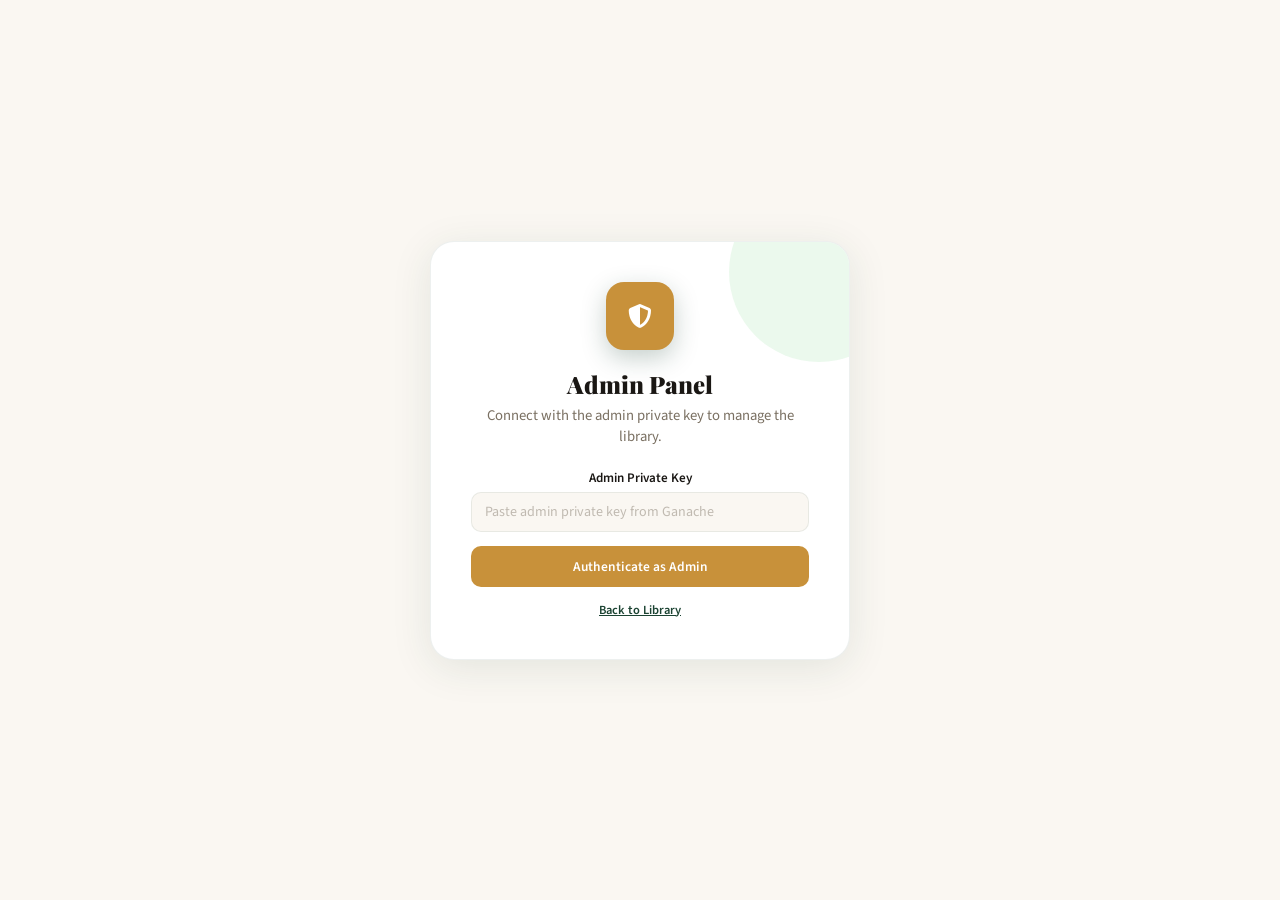
<file: frontend/admin.html>
<!DOCTYPE html>
<html lang="en">
<head>
  <meta charset="UTF-8">
  <meta name="viewport" content="width=device-width, initial-scale=1.0">
  <title>Admin Panel — Campus Library DApp</title>
  <link href="https://fonts.googleapis.com/css2?family=Playfair+Display:wght@400;600;700;800;900&family=Source+Sans+3:wght@300;400;500;600;700&display=swap" rel="stylesheet">
  <link rel="stylesheet" href="https://cdnjs.cloudflare.com/ajax/libs/font-awesome/6.5.0/css/all.min.css">
  <link rel="stylesheet" href="css/style.css">
  <style>
    .batch-row { display: flex; gap: 10px; margin-bottom: 10px; padding-bottom: 10px; border-bottom: 1px solid var(--border); }
    .batch-row:last-child { border-bottom: none; margin-bottom: 0; padding-bottom: 0; }
    .batch-row .fg { flex: 1; margin-bottom: 0; }
    .batch-count-ctl { display: flex; align-items: center; gap: 15px; margin-bottom: 20px; padding: 15px; background: var(--bg-card); border-radius: 8px; border: 1px solid var(--border); }

    /* Confirmation Modal Styling */
    .confirm-overlay { position: fixed; inset: 0; z-index: 1000; background: rgba(0,0,0,0.5); display: none; align-items: center; justify-content: center; padding: 20px; backdrop-filter: blur(5px); }
    .confirm-card { background: var(--card2); border-radius: 16px; padding: 30px; max-width: 400px; width: 100%; box-shadow: var(--shadow2); text-align: center; }
    .confirm-icon { font-size: 3rem; color: var(--danger); margin-bottom: 15px; }

    /* Custom File Input Styling */
    .file-input-wrapper { position: relative; width: 100%; }
    .file-input-wrapper input[type="file"] { position: absolute; inset: 0; opacity: 0; cursor: pointer; width: 100%; height: 100%; z-index: 2; }
    .file-input-display { display: flex; align-items: center; gap: 10px; width: 100%; padding: 9px 13px; border: 1.5px dashed var(--border); border-radius: 10px; background: var(--bg); color: var(--fg2); font-size: .88rem; transition: border-color .2s; overflow: hidden; }
    .file-input-wrapper:hover .file-input-display { border-color: var(--accent); }
    .file-input-display i { color: var(--pri); flex-shrink: 0; }
    /* This class prevents long filenames from breaking layout */
    .file-name-text { white-space: nowrap; overflow: hidden; text-overflow: ellipsis; flex: 1; min-width: 0; }
  </style>
</head>
<body>

  <!-- Login Overlay -->
  <div class="login-overlay" id="loginOverlay">
    <div class="login-card">
      <div class="login-icon" style="background:var(--accent)"><i class="fas fa-shield-halved"></i></div>
      <h2 style="font-size:1.5rem;font-weight:900;margin-bottom:5px">Admin Panel</h2>
      <p style="color:var(--fg2);font-size:.92rem;margin-bottom:22px">Connect with the admin private key to manage the library.</p>
      <form id="loginForm">
        <div class="fg">
          <label class="fl">Admin Private Key</label>
          <input class="fi" id="loginKey" type="password" placeholder="Paste admin private key from Ganache" required>
        </div>
        <div id="loginErr" style="color:var(--danger);font-size:.82rem;margin-bottom:8px;display:none"></div>
        <button type="submit" class="btn btn-a" style="width:100%;justify-content:center;padding:11px">Authenticate as Admin</button>
        <p style="margin-top:14px;font-size:.78rem;color:var(--fg2)"><a href="/" style="color:var(--pri);font-weight:600">Back to Library</a></p>
      </form>
    </div>
  </div>

  <!-- Ownership Transfer Confirmation Modal -->
  <div class="confirm-overlay" id="confirmOverlay">
    <div class="confirm-card">
      <div class="confirm-icon"><i class="fas fa-triangle-exclamation"></i></div>
      <h2 style="margin-bottom: 10px;">Are you sure?</h2>
      <p style="color:var(--fg2);font-size:.9rem;margin-bottom:20px;">You are about to transfer Admin Ownership to <br><strong id="confirmAddrDisplay" style="font-family:monospace; color:var(--fg); display:block; margin-top:5px; word-break:break-all;"></strong><br>This action is <strong>irreversible</strong>.</p>
      <div style="display:flex;gap:10px;justify-content:center;">
        <button class="btn btn-o" onclick="document.getElementById('confirmOverlay').style.display='none'">Cancel</button>
        <button class="btn btn-d" id="btnConfirmXfer">Yes, Transfer</button>
      </div>
    </div>
  </div>

  <!-- Manage Books Update/Delete Modal -->
  <div class="confirm-overlay" id="manageBookModal">
    <div class="confirm-card" style="max-width: 500px; text-align: left;">
      <h2 style="margin-bottom: 15px; font-size: 1.3rem;">Manage Book</h2>
      <input type="hidden" id="editBookId">
      <input type="hidden" id="editExistingImageHash">
      <input type="hidden" id="editExistingPdfHash">

      <div class="fg"><label class="fl">Title</label><input class="fi" id="editTitle" placeholder="Book title"></div>
      <div class="fg"><label class="fl">Author</label><input class="fi" id="editAuthor" placeholder="Author name"></div>
      <div class="fg"><label class="fl">Base Price (LBC)</label><input class="fi" id="editBasePrice" type="number" step="0.01" min="0" value="0"></div>

      <div class="grid2">
        <div class="fg">
          <label class="fl">Update Image (Optional)</label>
          <div class="file-input-wrapper">
            <input type="file" id="editImageFile" accept="image/*" onchange="updateFileName(this, 'editImgName', 'Choose New Image (Optional)')">
            <div class="file-input-display"><i class="fas fa-image"></i><span id="editImgName" class="file-name-text">Choose New Image (Optional)</span></div>
          </div>
        </div>
        <div class="fg">
          <label class="fl">Update PDF (Optional)</label>
          <div class="file-input-wrapper">
            <input type="file" id="editPdfFile" accept="application/pdf" onchange="updateFileName(this, 'editPdfName', 'Choose New PDF (Optional)')">
            <div class="file-input-display"><i class="fas fa-file-pdf"></i><span id="editPdfName" class="file-name-text">Choose New PDF (Optional)</span></div>
          </div>
        </div>
      </div>

      <div class="fg" style="margin-top: 10px;">
        <label class="fl">Update Durations & Prices</label>
        <div style="display:flex; gap:10px; align-items:end; margin-bottom:10px;">
          <div style="flex:1">
            <select class="fs" id="editDurSelect">
              <option value="86400">1 Day</option>
              <option value="604800">1 Week</option>
              <option value="2592000">1 Month</option>
            </select>
          </div>
          <div style="flex:1">
            <input class="fi" id="editDurPrice" type="number" step="0.01" min="0" placeholder="Price (LBC)">
          </div>
          <button class="btn btn-a btn-sm" type="button" onclick="addEditDuration()"><i class="fas fa-plus"></i></button>
        </div>
        <div class="chips" id="editDurList"></div>
      </div>

      <div style="display:flex;gap:10px;justify-content:flex-end; margin-top: 20px;">
        <button class="btn btn-o" onclick="document.getElementById('manageBookModal').style.display='none'">Cancel</button>
        <button class="btn btn-d" id="btnToggleStatus" onclick="toggleBookStatus()"><i class="fas fa-eye-slash"></i> Toggle Status</button>
        <button class="btn btn-p" id="btnUpdateBook" onclick="updateBookDetails()"><i class="fas fa-save"></i> Save Changes</button>
      </div>
    </div>
  </div>

  <!-- Sidebar -->
  <aside class="sidebar" id="sidebar">
    <div class="sb-head">
      <div class="sb-logo"><div class="sb-logo-icon"><i class="fas fa-shield-halved"></i></div><div><h1>Admin Panel</h1><p>Library Management</p></div></div>
    </div>
    <div class="sb-role is-admin" id="sbRole"><i class="fas fa-shield-halved"></i> Admin — Connected</div>
    <nav class="sb-nav">
      <div class="sb-sec admin-only">Admin View</div>
      <button class="ni act admin-only" data-p="a-dash"><i class="fas fa-chart-pie"></i>Dashboard Panel</button>

      <div class="sb-sec admin-only">Management</div>
      <button class="ni admin-only" data-p="a-add"><i class="fas fa-plus-circle"></i>Add Book</button>
      <button class="ni admin-only" data-p="a-batch"><i class="fas fa-layer-group"></i>Batch Add</button>
      <button class="ni admin-only" data-p="a-manage"><i class="fas fa-book"></i>Manage Books</button>
      <button class="ni admin-only" data-p="a-ctrl"><i class="fas fa-sliders"></i>Controls</button>

      <div class="sb-sec admin-only">System</div>
      <button class="ni admin-only" data-p="a-xfer"><i class="fas fa-right-left"></i>Ownership</button>
      <button class="ni admin-only" data-p="a-sec"><i class="fas fa-shield-halved"></i>Security Test</button>

      <div class="sb-sec">Browse</div>
      <a class="ni" href="#" onclick="navigateToLibraryAsAdmin(); return false;"><i class="fas fa-book-open"></i>Library Home</a>
    </nav>
    <div class="sb-foot" style="border-top: 1px solid rgba(255,255,255,.08); padding-top: 10px;">
      <button class="ni" id="btnLogout" style="color: #ff8a80;"><i class="fas fa-sign-out-alt"></i> Logout</button>
    </div>
  </aside>

  <!-- Main -->
  <div class="main" id="mainArea">
    <div class="topbar">
      <div class="tb-left"><button class="hamburger" id="ham" aria-label="Menu"><i class="fas fa-bars"></i></button><h2 id="pgTitle">Dashboard</h2></div>
      <div class="tb-right">
        <div class="spill on" id="statusPill"><span class="dot"></span><span id="statusText">Running</span></div>
      </div>
    </div>
    <div class="content">

      <!-- DASHBOARD (Default Admin View) -->
      <div class="pg act" id="pg-a-dash">
        <div class="stat-row" id="dashStats"></div>
        <div class="grid2e">
          <div class="card">
            <div class="ct"><i class="fas fa-fire"></i> Most Borrowed Books</div>
            <div class="tw" id="topBk"></div>
          </div>
          <div class="card">
            <div class="ct"><i class="fas fa-users"></i> Top 3 Active Users</div>
            <div id="topUs"></div>
          </div>
        </div>
        <div class="card" style="margin-top:18px">
          <div class="ct"><i class="fas fa-link"></i> Blockchain Info</div>
          <p style="color:var(--fg2);font-size:.88rem">This dashboard reads all data directly from the Ganache blockchain via the Flask API. Stats include every transaction from block 0 to the latest block.</p>
        </div>
      </div>

      <!-- MANAGE BOOKS -->
      <div class="pg" id="pg-a-manage">
        <div class="sec-head">
          <h2>Manage Library Catalog</h2>
          <button class="btn btn-p btn-sm" onclick="nav('a-add')"><i class="fas fa-plus"></i> Add New</button>
        </div>
        <div class="book-grid" id="adminBookGrid"></div>
      </div>

      <!-- ADD BOOK -->
      <div class="pg" id="pg-a-add">
        <div class="card" style="max-width:520px">
          <div class="ct"><i class="fas fa-plus-circle"></i> Add a New Book</div>
          <div class="fg"><label class="fl">Title</label><input class="fi" id="aTitle" placeholder="Book title"></div>
          <div class="fg"><label class="fl">Author</label><input class="fi" id="aAuthor" placeholder="Author name"></div>
          <div class="fg"><label class="fl">Base Price (LBC)</label><input class="fi" id="aBasePrice" type="number" step="0.01" min="0" value="0" placeholder="e.g. 5.0"></div>

          <div class="grid2">
            <div class="fg">
              <label class="fl">Book Cover Image</label>
              <div class="file-input-wrapper">
                <input type="file" id="aImage" accept="image/*" onchange="updateFileName(this, 'imgName', 'Choose Image')">
                <div class="file-input-display"><i class="fas fa-image"></i><span id="imgName" class="file-name-text">Choose Image</span></div>
              </div>
            </div>
            <div class="fg">
              <label class="fl">Book File (PDF)</label>
              <div class="file-input-wrapper">
                <input type="file" id="aPdf" accept="application/pdf" onchange="updateFileName(this, 'pdfName', 'Choose PDF')">
                <div class="file-input-display"><i class="fas fa-file-pdf"></i><span id="pdfName" class="file-name-text">Choose PDF</span></div>
              </div>
            </div>
          </div>

          <div class="fg" style="margin-top: 10px; padding-top: 10px; border-top: 1px solid var(--border);">
            <label class="fl">Pricing Durations (Required)</label>
            <p style="color:var(--fg2);font-size:.75rem;margin-bottom:10px;">Set additional costs based on borrow duration.</p>
            <div style="display:flex; gap:10px; align-items:end; margin-bottom:10px;">
              <div style="flex:1">
                <select class="fs" id="durSelect">
                  <option value="86400">1 Day</option>
                  <option value="604800">1 Week</option>
                  <option value="2592000">1 Month</option>
                </select>
              </div>
              <div style="flex:1">
                <input class="fi" id="durPrice" type="number" step="0.01" min="0" placeholder="Price (LBC)">
              </div>
              <button class="btn btn-a btn-sm" type="button" onclick="addDuration()"><i class="fas fa-plus"></i></button>
            </div>
            <div class="chips" id="durList"></div>
          </div>

          <button class="btn btn-p" id="btnAddBook" style="margin-top: 15px; width: 100%; justify-content: center;"><i class="fas fa-check"></i> Publish Book</button>
        </div>
      </div>

      <!-- BATCH ADD -->
      <div class="pg" id="pg-a-batch">
        <div class="card">
          <div class="ct"><i class="fas fa-layer-group"></i> Batch Add Books</div>
          <p style="color:var(--fg2);font-size:.88rem;margin-bottom:14px">Select the number of books you want to add simultaneously.</p>

          <div class="batch-count-ctl">
              <div class="fg" style="margin-bottom:0">
                  <label class="fl">Number of Books</label>
                  <input class="fi" type="number" id="batchCount" min="1" max="20" value="2" style="width: 120px;">
              </div>
          </div>

          <div id="batchInputsContainer" style="margin-bottom: 20px;"></div>

          <button class="btn btn-p" id="btnBatch"><i class="fas fa-layer-group"></i> Execute Batch</button>
        </div>
      </div>

      <!-- CONTROLS -->
      <div class="pg" id="pg-a-ctrl">
        <div class="grid2">
          <div class="card"><div class="ct"><i class="fas fa-pause-circle"></i> Pause / Resume</div>
            <p style="color:var(--fg2);font-size:.88rem;margin-bottom:14px">Emergency stop — blocks all user borrowing and returning.</p>
            <div style="display:flex;gap:8px"><button class="btn btn-d btn-sm" id="btnPause"><i class="fas fa-pause"></i> Pause</button><button class="btn btn-p btn-sm" id="btnResume" disabled><i class="fas fa-play"></i> Resume</button></div>
          </div>
          <div class="card"><div class="ct"><i class="fas fa-coins"></i> Mint Library Coins</div>
            <div class="fg">
              <label class="fl">Select User</label>
              <select class="fs" id="mintSelect">
                  <option value="">Loading users...</option>
              </select>
            </div>
            <div style="text-align:center; font-weight:800; color:var(--fg2); margin:15px 0;">— OR —</div>
            <div class="fg">
              <label class="fl">Recipient Address (Manual)</label>
              <input class="fi" id="mintAddr" placeholder="0x...">
            </div>
            <div class="fg"><label class="fl">Amount (LBC)</label><input class="fi" id="mintAmt" type="number" min="1" value="100"></div>
            <button class="btn btn-a btn-sm" id="btnMint"><i class="fas fa-plus"></i> Mint Coins</button>
          </div>
          <div class="card">
            <div class="ct"><i class="fas fa-file-csv"></i> Export Balances (CSV)</div>
            <p style="color:var(--fg2);font-size:.88rem;margin-bottom:14px">Scan blockchain and export user balances.</p>
            <button class="btn btn-p btn-sm" id="btnExportCsv"><i class="fas fa-download"></i> Export Snapshot</button>
          </div>
        </div>
      </div>

      <!-- TRANSFER OWNERSHIP -->
      <div class="pg" id="pg-a-xfer">
        <div class="card" style="max-width:520px">
          <div class="ct"><i class="fas fa-right-left"></i> Transfer Admin Ownership</div>
          <div class="albar w" style="margin-bottom:16px"><i class="fas fa-triangle-exclamation"></i><span>This is <strong>irreversible</strong>. You will permanently lose admin privileges.</span></div>

          <div class="fg">
            <label class="fl">Select User from Network</label>
            <select class="fs" id="xferSelect">
                <option value="">Loading users...</option>
            </select>
          </div>

          <div style="text-align:center; font-weight:800; color:var(--fg2); margin:15px 0;">— OR —</div>

          <div class="fg">
            <label class="fl">New Admin Address (Manual)</label>
            <input class="fi" id="newAdm" placeholder="0x...">
          </div>

          <button class="btn btn-d" id="btnXfer" style="margin-top: 10px;"><i class="fas fa-right-left"></i> Transfer Ownership</button>
          <div id="xferRes" style="margin-top:18px"></div>
        </div>
      </div>

      <!-- SECURITY TEST -->
      <div class="pg" id="pg-a-sec">
        <div class="card" style="max-width:600px">
          <div class="ct"><i class="fas fa-shield-halved"></i> Automated Security Tests</div>
          <p style="color:var(--fg2);font-size:.88rem;margin-bottom:18px">Verify that non-admin accounts are correctly blocked from admin functions.</p>
          <button class="btn btn-p" id="btnSec"><i class="fas fa-play"></i> Run All Tests</button>
          <div id="secRes" style="margin-top:18px"></div>
        </div>
      </div>
    </div>
  </div>

  <div class="toast-w" id="toastW"></div>
  <script src="js/api.js"></script>
  <script src="js/ui.js"></script>
</body>
</html>
</file>
<file: frontend/css/style.css>
/* ═══════════════════════════════════════════════════════
   Campus Library DApp — Master Stylesheet
   ═══════════════════════════════════════════════════════ */
:root {
  --bg: #FAF7F2;
  --bg2: #F0EBE3;
  --fg: #1A1714;
  --fg2: #7A7062;
  --accent: #C8913A;
  --accent2: #A87728;
  --pri: #1B4332;
  --pri2: #2D6A4F;
  --pri3: #D8F3DC;
  --card: rgba(255, 255, 255, 0.88);
  --card2: #fff;
  --border: rgba(27, 67, 50, 0.08);
  --glass: rgba(250, 247, 242, 0.75);
  --shadow: 0 2px 16px rgba(27, 67, 50, 0.06);
  --shadow2: 0 8px 40px rgba(27, 67, 50, 0.1);
  --danger: #B71C1C;
  --success: #2E7D32;
  --warn: #E65100;
  --r: 14px;
}

* { margin: 0; padding: 0; box-sizing: border-box; }
html { scroll-behavior: smooth; }
body {
  font-family: 'Source Sans 3', -apple-system, BlinkMacSystemFont, sans-serif;
  background: var(--bg);
  color: var(--fg);
  overflow-x: hidden;
  min-height: 100vh;
}
h1, h2, h3, h4 { font-family: 'Playfair Display', Georgia, serif; }
::-webkit-scrollbar { width: 6px; }
::-webkit-scrollbar-track { background: var(--bg2); }
::-webkit-scrollbar-thumb { background: var(--pri); border-radius: 3px; }

/* Background grain */
body::after {
  content: '';
  position: fixed;
  inset: 0;
  pointer-events: none;
  z-index: 0;
  opacity: 0.3;
  background-image: url("data:image/svg+xml,%3Csvg viewBox='0 0 256 256' xmlns='http://www.w3.org/2000/svg'%3E%3Cfilter id='n'%3E%3CfeTurbulence type='fractalNoise' baseFrequency='.85' numOctaves='4' stitchTiles='stitch'/%3E%3C/filter%3E%3Crect width='100%25' height='100%25' filter='url(%23n)' opacity='.04'/%3E%3C/svg%3E");
}

/* ─── Sidebar ─── */
.sidebar {
  position: fixed; top: 0; left: 0;
  width: 250px; height: 100vh;
  background: var(--pri); color: #fff;
  z-index: 100;
  display: flex; flex-direction: column;
  transition: transform .35s cubic-bezier(.22, 1, .36, 1);
}
.sb-head { padding: 22px 18px 18px; border-bottom: 1px solid rgba(255,255,255,.08); }
.sb-logo { display: flex; align-items: center; gap: 10px; }
.sb-logo-icon {
  width: 36px; height: 36px; border-radius: 10px;
  background: rgba(255,255,255,.12);
  display: flex; align-items: center; justify-content: center;
  font-size: .85rem;
}
.sb-logo h1 { font-size: .92rem; font-weight: 800; line-height: 1.2; }
.sb-logo p { font-size: .65rem; opacity: .4; font-weight: 500; letter-spacing: .06em; text-transform: uppercase; margin-top: 1px; }
.sb-role { margin: 14px 14px 0; padding: 9px 12px; border-radius: 10px; font-size: .78rem; font-weight: 600; display: flex; align-items: center; gap: 7px; }
.sb-role.is-admin { background: rgba(200,145,58,.18); color: #E8C478; }
.sb-role.is-user { background: rgba(255,255,255,.07); opacity: .75; }
.sb-nav { flex: 1; padding: 14px 10px; display: flex; flex-direction: column; gap: 2px; overflow-y: auto; }
.sb-sec { font-size: .63rem; text-transform: uppercase; letter-spacing: .08em; opacity: .3; padding: 14px 12px 5px; font-weight: 700; }
.ni {
  display: flex; align-items: center; gap: 9px;
  padding: 9px 12px; border-radius: 9px;
  color: rgba(255,255,255,.5); font-size: .85rem; font-weight: 500;
  cursor: pointer; transition: all .2s;
  border: none; background: none; width: 100%; text-align: left; font-family: inherit;
  text-decoration: none;
}
.ni:hover { color: #fff; background: rgba(255,255,255,.06); }
.ni.act { color: #fff; background: rgba(255,255,255,.12); font-weight: 600; }
.ni i { width: 18px; text-align: center; font-size: .8rem; }
.sb-foot { padding: 14px 18px; border-top: 1px solid rgba(255,255,255,.08); font-size: .72rem; opacity: .35; display: flex; flex-direction: column; gap: 2px; }

/* ─── Main Area ─── */
.main { margin-left: 250px; min-height: 100vh; position: relative; z-index: 2; }
.topbar {
  position: sticky; top: 0; z-index: 50;
  background: var(--glass);
  backdrop-filter: blur(20px); -webkit-backdrop-filter: blur(20px);
  border-bottom: 1px solid var(--border);
  padding: 0 28px; height: 56px;
  display: flex; align-items: center; justify-content: space-between; gap: 12px;
}
.tb-left { display: flex; align-items: center; gap: 10px; }
.tb-left h2 { font-size: 1.05rem; font-weight: 700; }
.tb-right { display: flex; align-items: center; gap: 8px; }
.hamburger {
  display: none; width: 38px; height: 38px; border-radius: 10px;
  border: 1.5px solid var(--border); background: var(--card);
  color: var(--fg); align-items: center; justify-content: center;
  cursor: pointer; font-size: .95rem;
}
.spill { display: flex; align-items: center; gap: 5px; padding: 5px 12px; border-radius: 999px; font-size: .75rem; font-weight: 600; }
.spill.on { background: var(--pri3); color: var(--pri); }
.spill.off { background: #FFEBEE; color: var(--danger); }
.spill .dot { width: 6px; height: 6px; border-radius: 50%; animation: pulse 2s infinite; }
.spill.on .dot { background: var(--success); }
.spill.off .dot { background: var(--danger); animation: none; }
@keyframes pulse { 0%,100%{opacity:1}50%{opacity:.25} }
.content { padding: 24px 28px 40px; }

/* ─── Hero ─── */
.hero {
  position: relative; border-radius: 20px; overflow: hidden;
  margin-bottom: 28px; min-height: 260px; display: flex; align-items: center;
  background: linear-gradient(135deg, var(--pri) 0%, #0D2818 60%, #1A3A2A 100%);
}
.hero-deco { position: absolute; inset: 0; overflow: hidden; }
.hero-deco span { position: absolute; border-radius: 50%; opacity: .08; background: #fff; }
.hero-deco span:nth-child(1) { width: 300px; height: 300px; top: -100px; right: -60px; }
.hero-deco span:nth-child(2) { width: 200px; height: 200px; bottom: -80px; left: 10%; background: var(--accent); }
.hero-deco span:nth-child(3) { width: 120px; height: 120px; top: 30%; right: 25%; background: var(--accent); }
.hero-grid {
  position: absolute; inset: 0; opacity: .04;
  background-image: linear-gradient(rgba(255,255,255,.5) 1px, transparent 1px),
    linear-gradient(90deg, rgba(255,255,255,.5) 1px, transparent 1px);
  background-size: 40px 40px;
}
.hero-body { position: relative; z-index: 2; padding: 36px; max-width: 500px; }
.hero-body h1 { font-size: clamp(1.7rem, 3.2vw, 2.4rem); font-weight: 900; color: #fff; line-height: 1.1; margin-bottom: 10px; }
.hero-body h1 em { font-style: normal; color: var(--accent); }
.hero-body p { color: rgba(255,255,255,.7); font-size: 1rem; line-height: 1.5; margin-bottom: 18px; }
.hero-stats { display: flex; gap: 24px; margin-top: 20px; }
.hs-item { text-align: center; }
.hs-num { font-family: 'Playfair Display', serif; font-size: 1.8rem; font-weight: 900; color: #fff; line-height: 1; }
.hs-lbl { font-size: .7rem; color: rgba(255,255,255,.5); font-weight: 500; text-transform: uppercase; letter-spacing: .04em; margin-top: 2px; }

/* ─── Stat Boxes ─── */
.stat-row { display: grid; grid-template-columns: repeat(4, 1fr); gap: 14px; margin-bottom: 28px; }
.stat-box {
  background: var(--card); border: 1px solid var(--border); border-radius: var(--r);
  padding: 18px; display: flex; align-items: center; gap: 14px; transition: all .25s;
}
.stat-box:hover { transform: translateY(-3px); box-shadow: var(--shadow2); }
.si { width: 44px; height: 44px; border-radius: 12px; display: flex; align-items: center; justify-content: center; font-size: 1rem; flex-shrink: 0; }
.sn { font-family: 'Playfair Display', serif; font-size: 1.5rem; font-weight: 800; line-height: 1; }
.sl { font-size: .78rem; color: var(--fg2); font-weight: 500; margin-top: 1px; }

/* ─── Category Chips ─── */
.chips { display: flex; gap: 8px; flex-wrap: wrap; margin-bottom: 18px; }
.chip {
  padding: 7px 18px; border-radius: 999px; border: 1.5px solid var(--border);
  background: var(--card); color: var(--fg2); font-size: .82rem; font-weight: 600;
  cursor: pointer; transition: all .2s;
}
.chip:hover { border-color: var(--pri); color: var(--fg); }
.chip.act { background: var(--pri); color: #fff; border-color: var(--pri); }

/* ─── Book Grid ─── */
.book-grid { display: grid; grid-template-columns: repeat(auto-fill, minmax(185px, 1fr)); gap: 18px; margin-bottom: 28px; }
.bk {
  background: var(--card); border: 1px solid var(--border); border-radius: var(--r);
  overflow: hidden; transition: all .35s cubic-bezier(.22, 1, .36, 1); cursor: pointer;
}
.bk:hover { transform: translateY(-6px); box-shadow: var(--shadow2); }
.bk-cover { width: 100%; height: 230px; object-fit: cover; display: block; transition: transform .5s; }
.bk:hover .bk-cover { transform: scale(1.04); }
.bk-wrap { position: relative; overflow: hidden; }
.bk-badge { position: absolute; top: 8px; left: 8px; padding: 3px 10px; border-radius: 999px; font-size: .68rem; font-weight: 700; color: #fff; }
.bk-info { padding: 14px; }
.bk-title { font-size: .9rem; font-weight: 700; line-height: 1.3; margin-bottom: 3px; display: -webkit-box; -webkit-line-clamp: 2; -webkit-box-orient: vertical; overflow: hidden; }
.bk-author { font-size: .8rem; color: var(--fg2); margin-bottom: 10px; }
.bk-foot { display: flex; justify-content: space-between; align-items: center; }
.bk-status { font-size: .72rem; font-weight: 600; padding: 3px 8px; border-radius: 6px; }
.bk-status.avail { background: var(--pri3); color: var(--pri); }
.bk-status.out { background: #FFEBEE; color: var(--danger); }
.bk-acts { display: flex; gap: 4px; }
.bk-act {
  width: 30px; height: 30px; border-radius: 8px; border: 1px solid var(--border);
  background: var(--bg); color: var(--fg2); display: flex; align-items: center; justify-content: center;
  cursor: pointer; font-size: .72rem; transition: all .2s;
}
.bk-act:hover { border-color: var(--pri); color: var(--pri); background: var(--pri3); }

/* ─── Section Headings ─── */
.sec-head { display: flex; justify-content: space-between; align-items: center; margin-bottom: 18px; }
.sec-head h2 { font-size: 1.3rem; font-weight: 800; }
.sec-head a { font-size: .85rem; color: var(--accent); font-weight: 600; text-decoration: none; display: flex; align-items: center; gap: 5px; }

/* ─── Cards ─── */
.card { background: var(--card); border: 1px solid var(--border); border-radius: var(--r); padding: 22px; transition: box-shadow .3s; }
.card:hover { box-shadow: var(--shadow); }
.ct { font-size: .95rem; font-weight: 700; margin-bottom: 14px; display: flex; align-items: center; gap: 8px; }
.ct i { color: var(--accent); font-size: .85rem; }

/* ─── Tables ─── */
.tw { overflow-x: auto; border-radius: var(--r); border: 1px solid var(--border); }
table { width: 100%; border-collapse: collapse; font-size: .85rem; }
thead { background: var(--pri); color: #fff; }
th { padding: 10px 14px; text-align: left; font-weight: 600; font-size: .75rem; text-transform: uppercase; letter-spacing: .04em; }
td { padding: 10px 14px; border-bottom: 1px solid var(--border); }
tbody tr { transition: background .15s; }
tbody tr:hover { background: var(--bg2); }
tbody tr:last-child td { border-bottom: none; }

/* ─── Buttons ─── */
.btn {
  display: inline-flex; align-items: center; gap: 6px;
  padding: 9px 20px; border-radius: 10px; font-weight: 600; font-size: .84rem;
  cursor: pointer; transition: all .2s; border: none; font-family: inherit; white-space: nowrap;
}
.btn:hover { transform: translateY(-1px); }
.btn-p { background: var(--pri); color: #fff; }
.btn-p:hover { background: var(--pri2); box-shadow: var(--shadow); }
.btn-a { background: var(--accent); color: #fff; }
.btn-a:hover { background: var(--accent2); box-shadow: var(--shadow); }
.btn-d { background: var(--danger); color: #fff; }
.btn-d:hover { opacity: .85; }
.btn-o { background: transparent; color: var(--fg); border: 1.5px solid var(--border); }
.btn-o:hover { border-color: var(--pri); color: var(--pri); }
.btn-sm { padding: 7px 14px; font-size: .78rem; border-radius: 8px; }
.btn:disabled { opacity: .5; cursor: not-allowed; transform: none !important; }

/* ─── Forms ─── */
.fg { margin-bottom: 14px; }
.fl { display: block; font-weight: 600; font-size: .82rem; margin-bottom: 5px; }
.fi, .fs {
  width: 100%; padding: 9px 13px; border: 1.5px solid var(--border); border-radius: 10px;
  background: var(--bg); color: var(--fg); font-size: .88rem; outline: none; font-family: inherit; transition: border-color .2s;
}
.fi:focus, .fs:focus { border-color: var(--accent); }
.fi::placeholder { color: var(--fg2); opacity: .45; }
.fr { display: grid; grid-template-columns: 1fr 1fr; gap: 10px; }
textarea.fi { resize: vertical; font-family: monospace; }

/* ─── Badges ─── */
.badge { display: inline-flex; align-items: center; gap: 3px; padding: 2px 9px; border-radius: 999px; font-size: .7rem; font-weight: 600; }
.b-g { background: var(--pri3); color: var(--pri); }
.b-r { background: #FFEBEE; color: var(--danger); }

/* ─── Alert Bar ─── */
.albar { padding: 12px 18px; border-radius: var(--r); margin-bottom: 18px; display: flex; align-items: center; gap: 9px; font-size: .88rem; font-weight: 500; }
.albar.w { background: #FFF3E0; color: var(--warn); border: 1px solid #FFE0B2; }
.albar.i { background: var(--pri3); color: var(--pri); border: 1px solid #B9F6CA; }
.albar.e { background: #FFEBEE; color: var(--danger); border: 1px solid #FFCDD2; }

/* ─── Coin Display ─── */
.coin-row { display: grid; grid-template-columns: 1fr 1fr; gap: 10px; }
.coin-box { background: var(--bg); border-radius: 12px; padding: 16px; text-align: center; border: 1px solid var(--border); }
.coin-val { font-family: 'Playfair Display', serif; font-size: 1.5rem; font-weight: 800; margin-top: 4px; }
.coin-lbl { font-size: .75rem; color: var(--fg2); font-weight: 500; }

/* ─── Activity Types ─── */
.at { font-weight: 700; text-transform: uppercase; font-size: .72rem; letter-spacing: .04em; }
.at-borrow { color: var(--warn); }
.at-return { color: var(--success); }
.at-mint, .at-received { color: #7B1FA2; }
.at-sent { color: #1565C0; }

/* ─── Grid Layouts ─── */
.grid2 { display: grid; grid-template-columns: 1fr 1fr; gap: 18px; }
.grid2e { display: grid; grid-template-columns: 1.2fr 1fr; gap: 18px; }

/* ─── Pages ─── */
.pg { display: none; }
.pg.act { display: block; }

/* ─── Toast ─── */
.toast-w { position: fixed; bottom: 20px; right: 20px; z-index: 300; display: flex; flex-direction: column; gap: 7px; }
.toast {
  padding: 11px 18px; border-radius: 10px; font-size: .85rem; font-weight: 500;
  box-shadow: var(--shadow2); display: flex; align-items: center; gap: 7px;
  animation: tI .3s cubic-bezier(.22,1,.36,1), tO .3s 2.5s forwards;
}
.toast.s { background: var(--pri); color: #fff; }
.toast.e { background: var(--danger); color: #fff; }
.toast.i { background: var(--accent); color: #fff; }
@keyframes tI { from { transform: translateX(110%); opacity: 0; } }
@keyframes tO { to { transform: translateX(120%); opacity: 0; } }

/* ─── Loading Spinner ─── */
.spinner { display: inline-block; width: 18px; height: 18px; border: 2px solid var(--border); border-top-color: var(--pri); border-radius: 50%; animation: spin .6s linear infinite; }
@keyframes spin { to { transform: rotate(360deg); } }

/* ─── Login Overlay ─── */
.login-overlay {
  position: fixed; inset: 0; z-index: 999; background: var(--bg);
  display: flex; align-items: center; justify-content: center; padding: 20px;
}
.login-card {
  background: var(--card2); border-radius: 24px; padding: 40px; max-width: 420px; width: 100%;
  box-shadow: var(--shadow2); border: 1px solid var(--border); text-align: center; position: relative; overflow: hidden;
}
.login-card::before { content: ''; position: absolute; top: -60px; right: -60px; width: 180px; height: 180px; border-radius: 50%; background: var(--pri3); opacity: .5; }
.login-icon {
  width: 68px; height: 68px; border-radius: 18px; background: var(--pri);
  display: flex; align-items: center; justify-content: center; margin: 0 auto 18px;
  font-size: 1.5rem; color: #fff; box-shadow: 0 8px 24px rgba(27,67,50,.25);
}

/* ─── Security Test Results ─── */
.test-item { display: flex; align-items: flex-start; gap: 10px; padding: 10px 14px; border-radius: 10px; margin-bottom: 6px; font-size: .85rem; font-weight: 600; }
.test-item.pass { background: #E8F5E9; color: var(--success); }
.test-item.fail { background: #FFEBEE; color: var(--danger); }
.test-item .detail { font-size: .78rem; opacity: .7; font-weight: 400; margin-top: 2px; }

/* ─── Responsive ─── */
@media (max-width: 1100px) {
  .stat-row { grid-template-columns: repeat(2, 1fr); }
  .book-grid { grid-template-columns: repeat(auto-fill, minmax(160px, 1fr)); }
}
@media (max-width: 900px) {
  .sidebar { transform: translateX(-100%); }
  .sidebar.open { transform: translateX(0); }
  .main { margin-left: 0; }
  .hamburger { display: flex; }
  .topbar { padding: 0 14px; }
  .content { padding: 18px 14px 36px; }
  .fr { grid-template-columns: 1fr; }
  .grid2, .grid2e { grid-template-columns: 1fr; }
}
@media (max-width: 600px) {
  .stat-row { grid-template-columns: 1fr; }
  .book-grid { grid-template-columns: repeat(2, 1fr); }
  .hs-num { font-size: 1.4rem; }
}

:focus-visible { outline: 2px solid var(--accent); outline-offset: 2px; }
@media (prefers-reduced-motion: reduce) { *, *::before, *::after { animation-duration: .01ms !important; transition-duration: .01ms !important; } }
</file>
